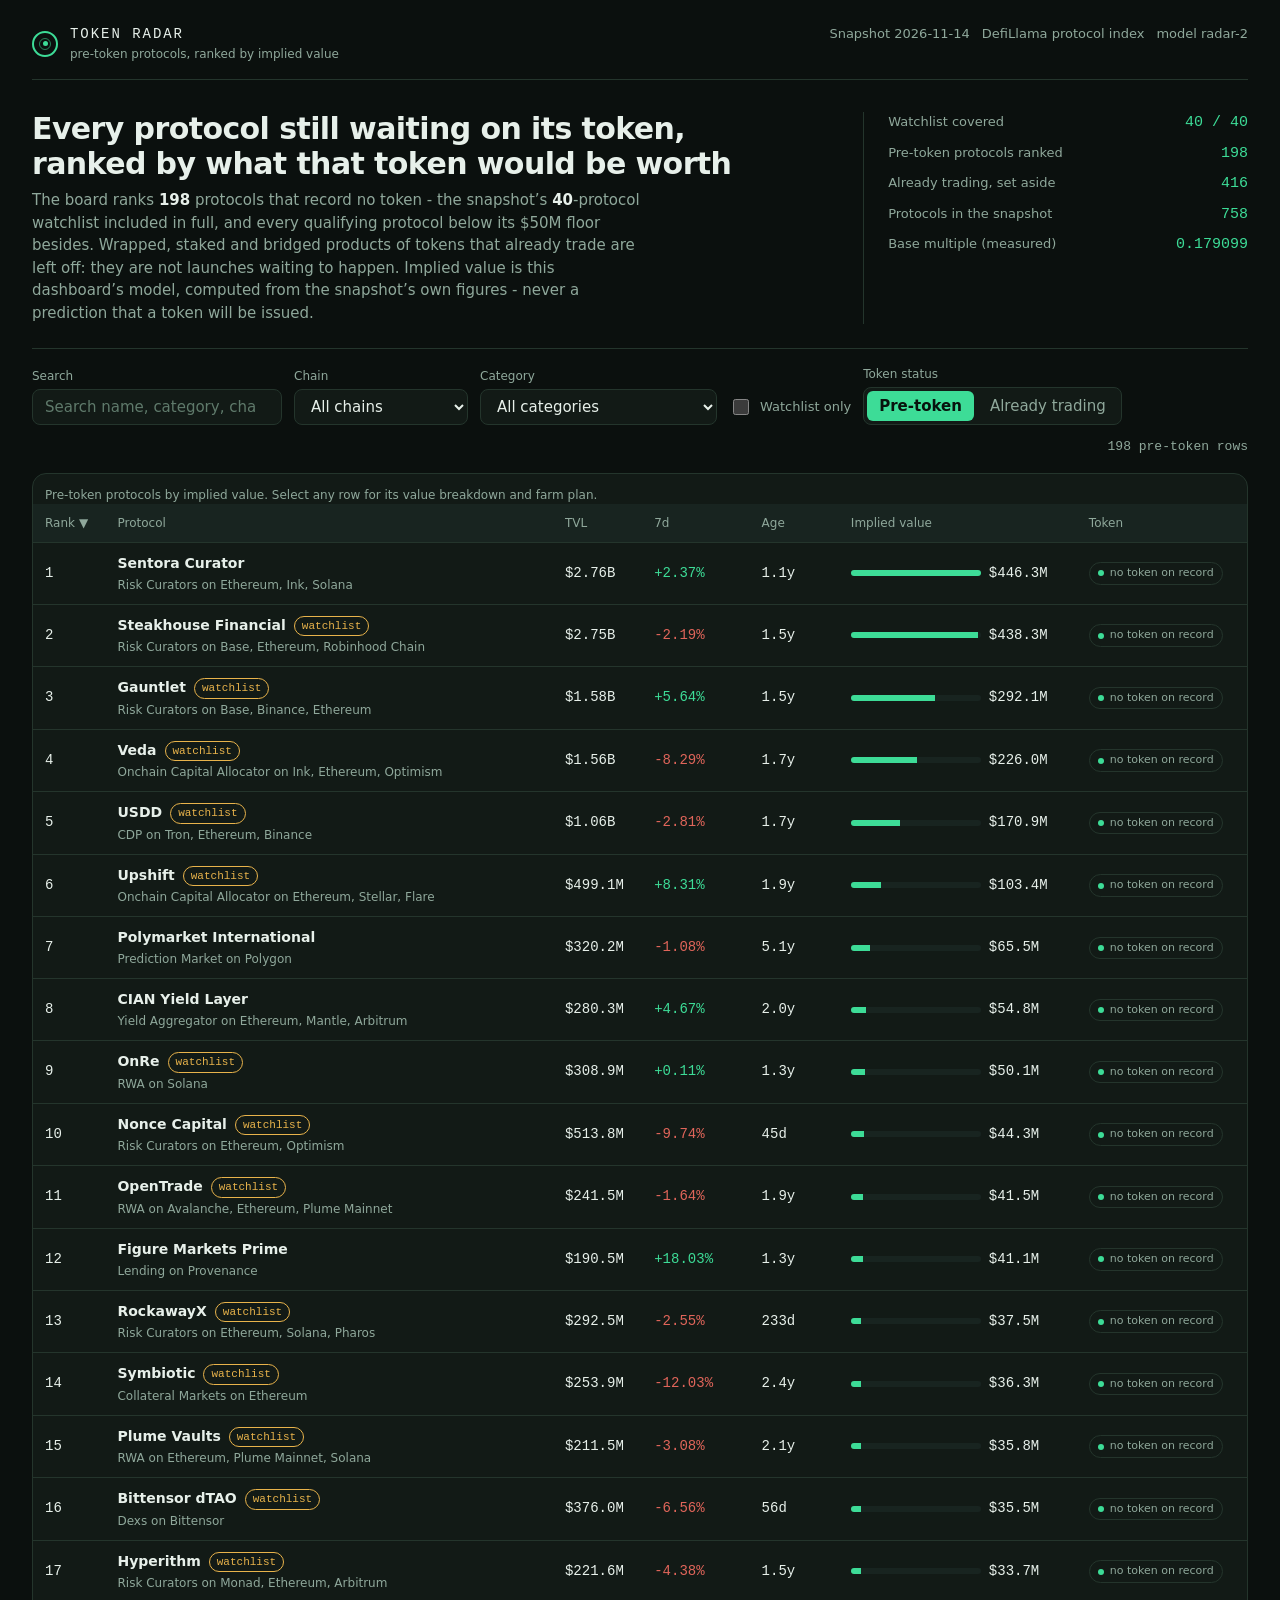
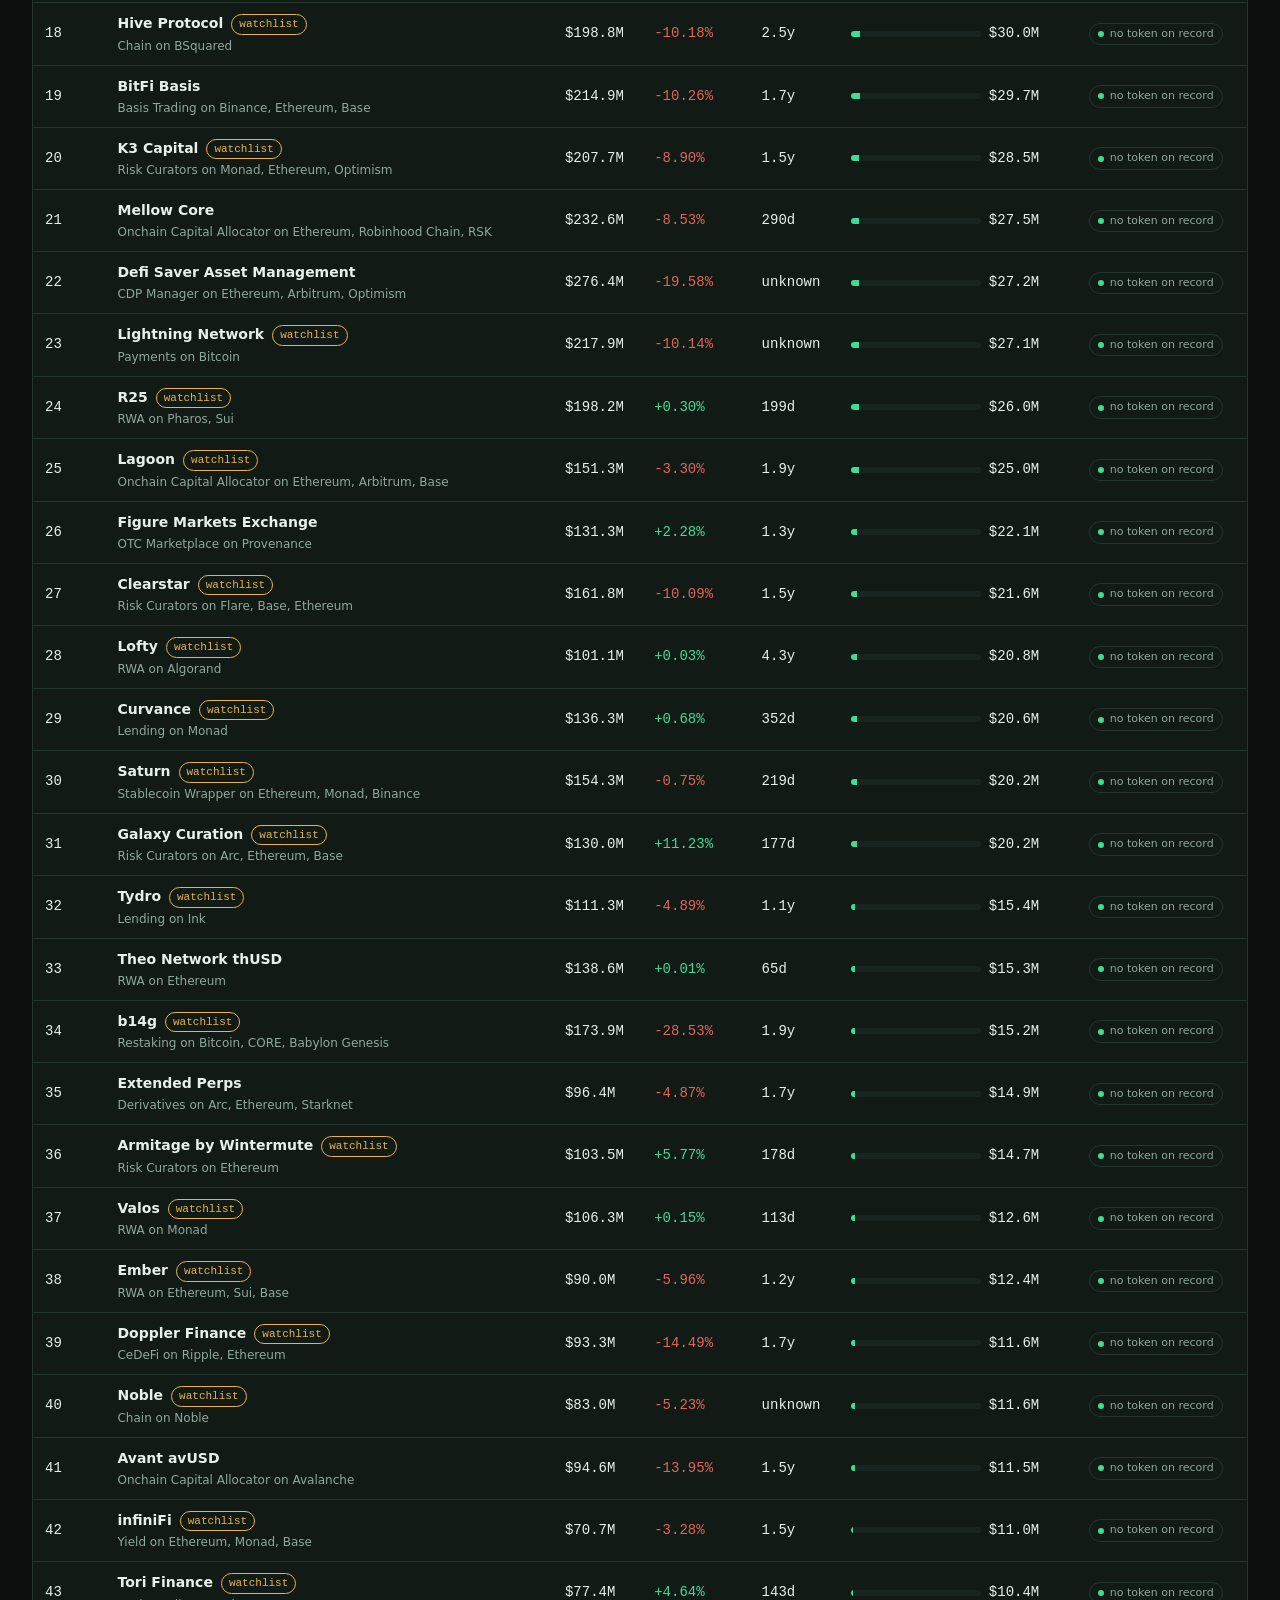
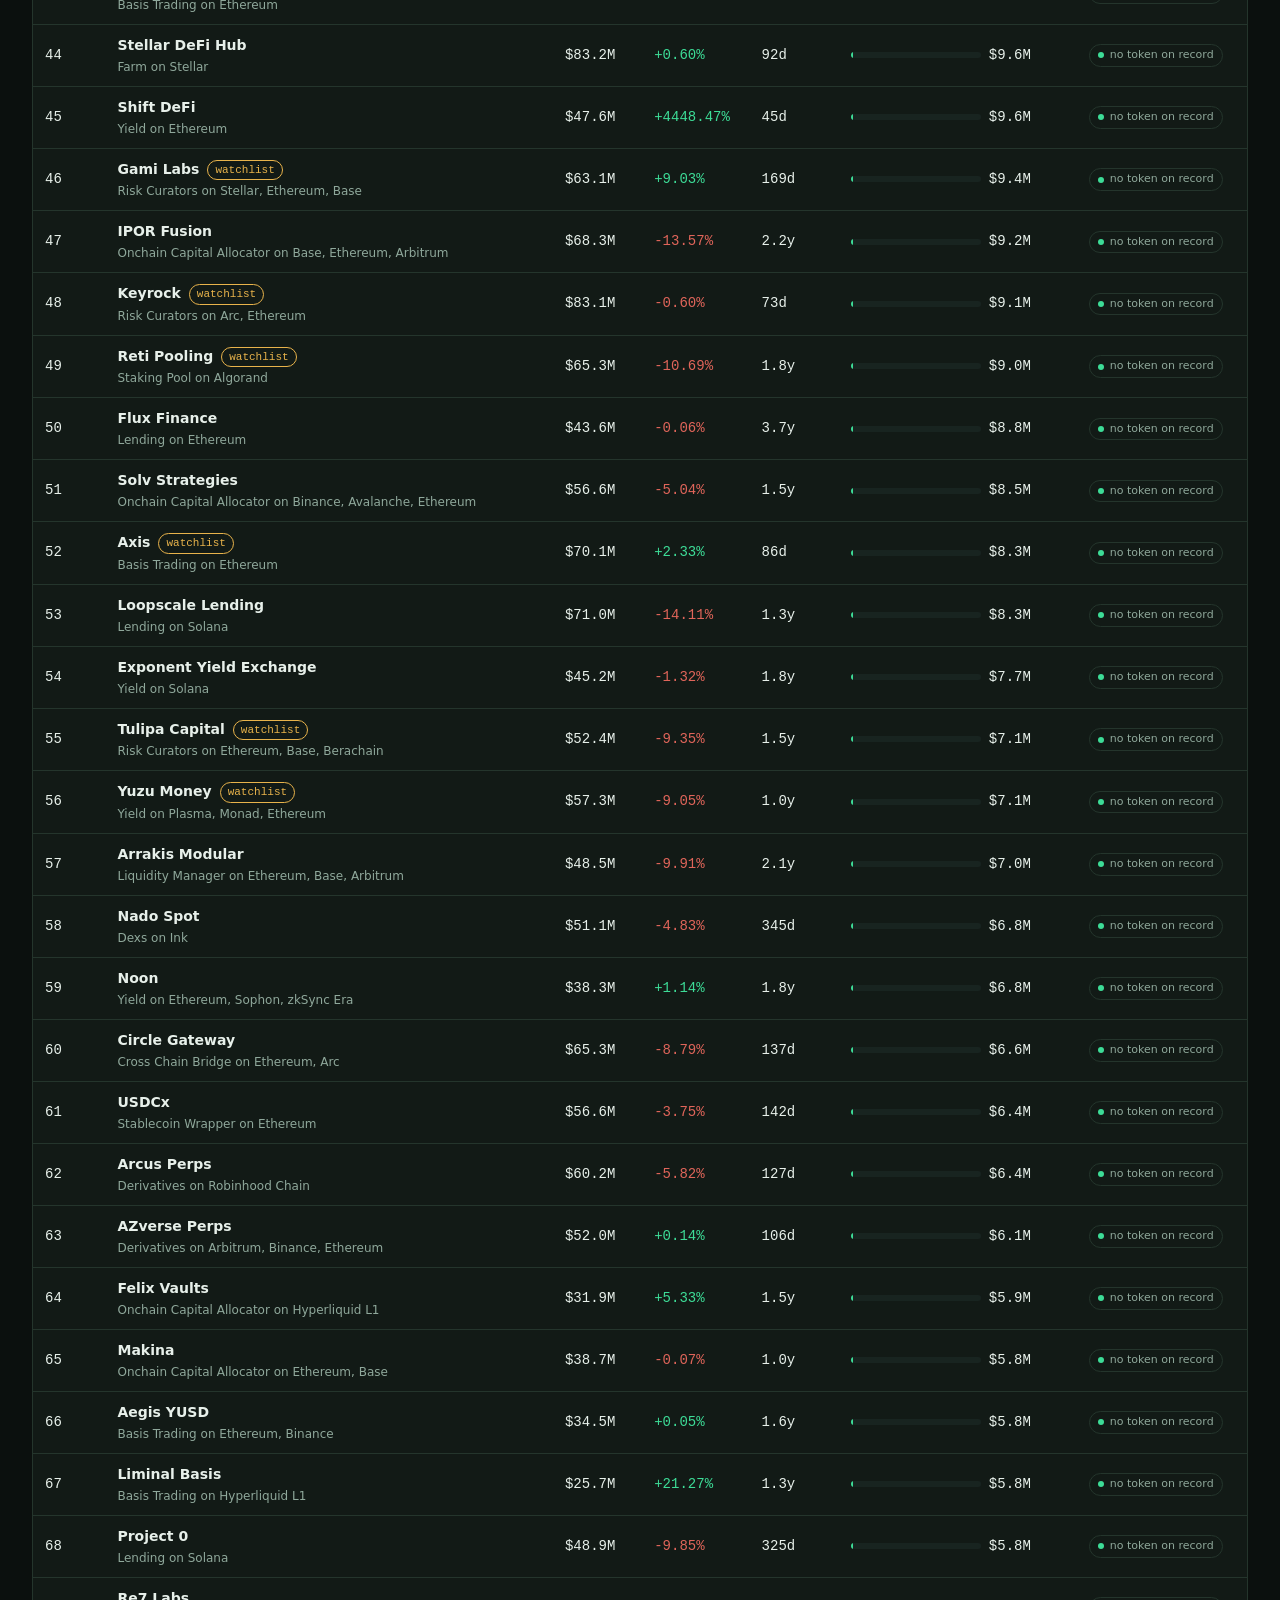
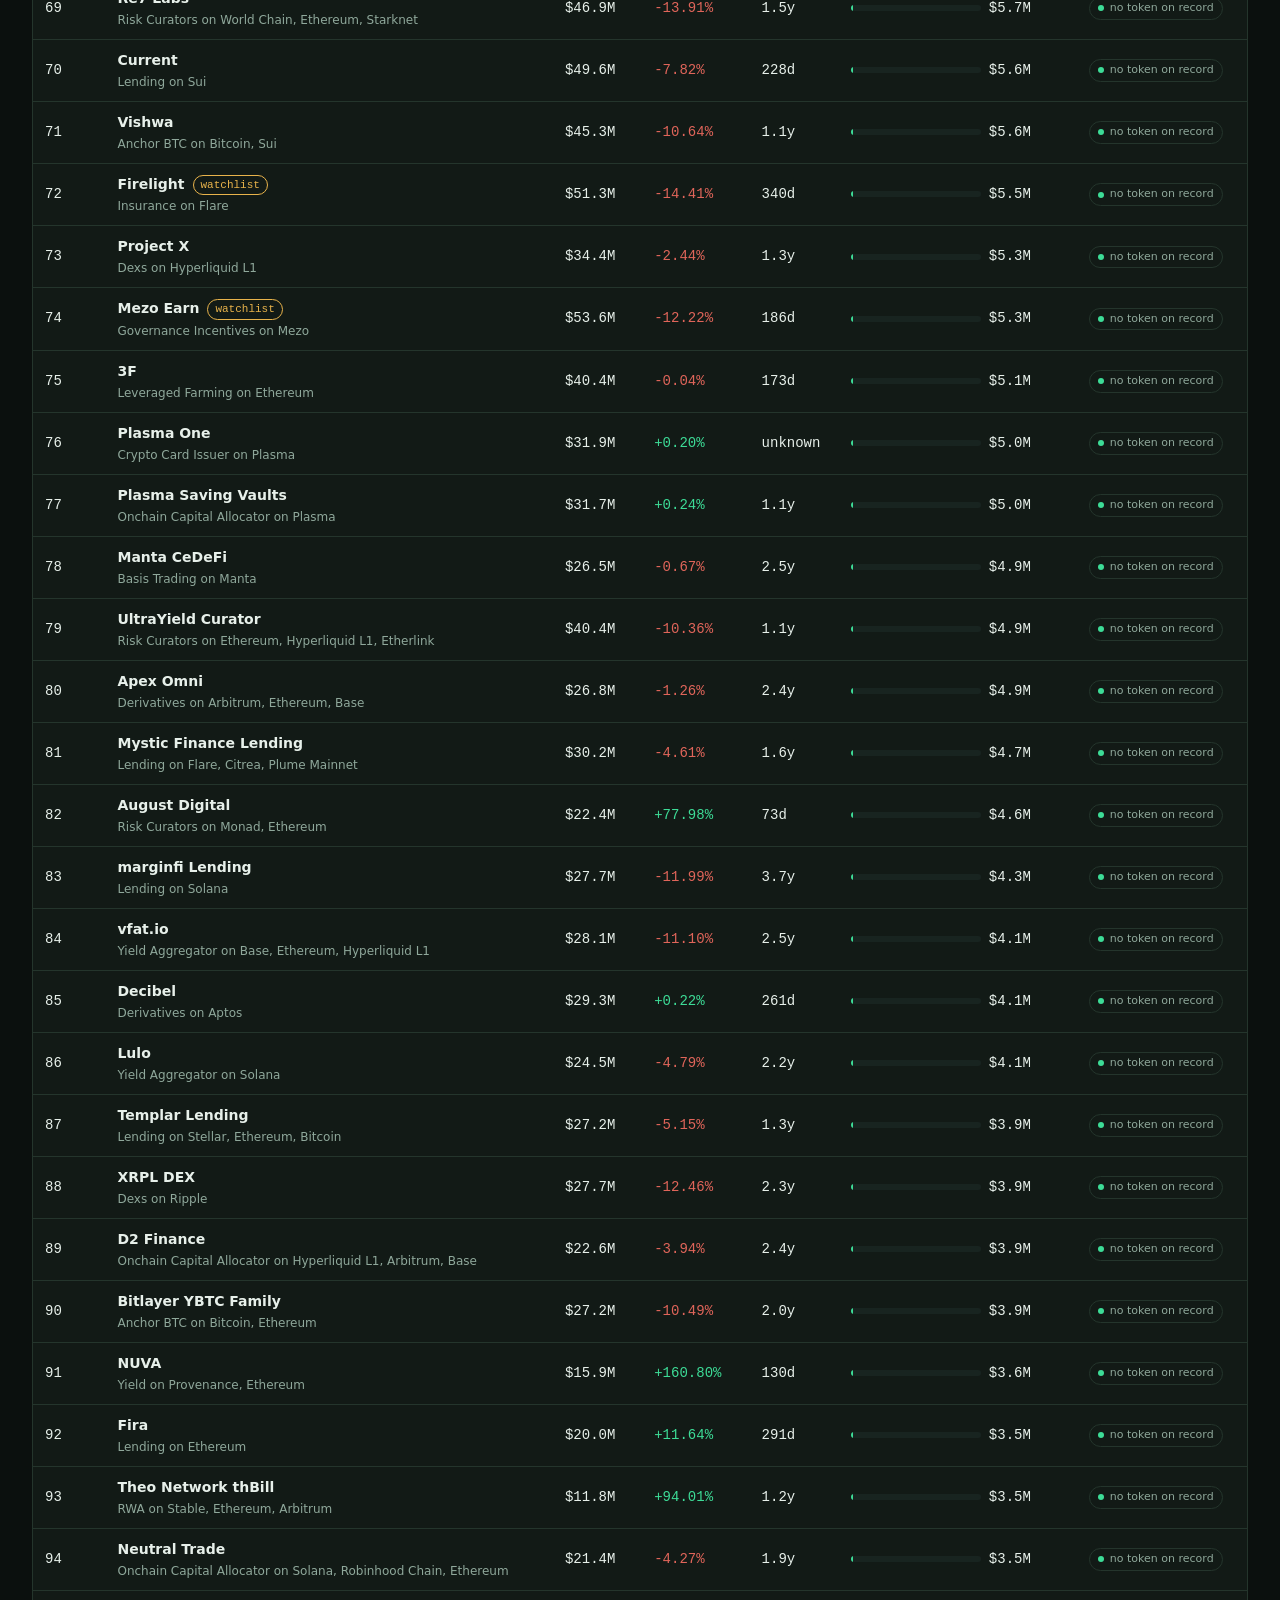
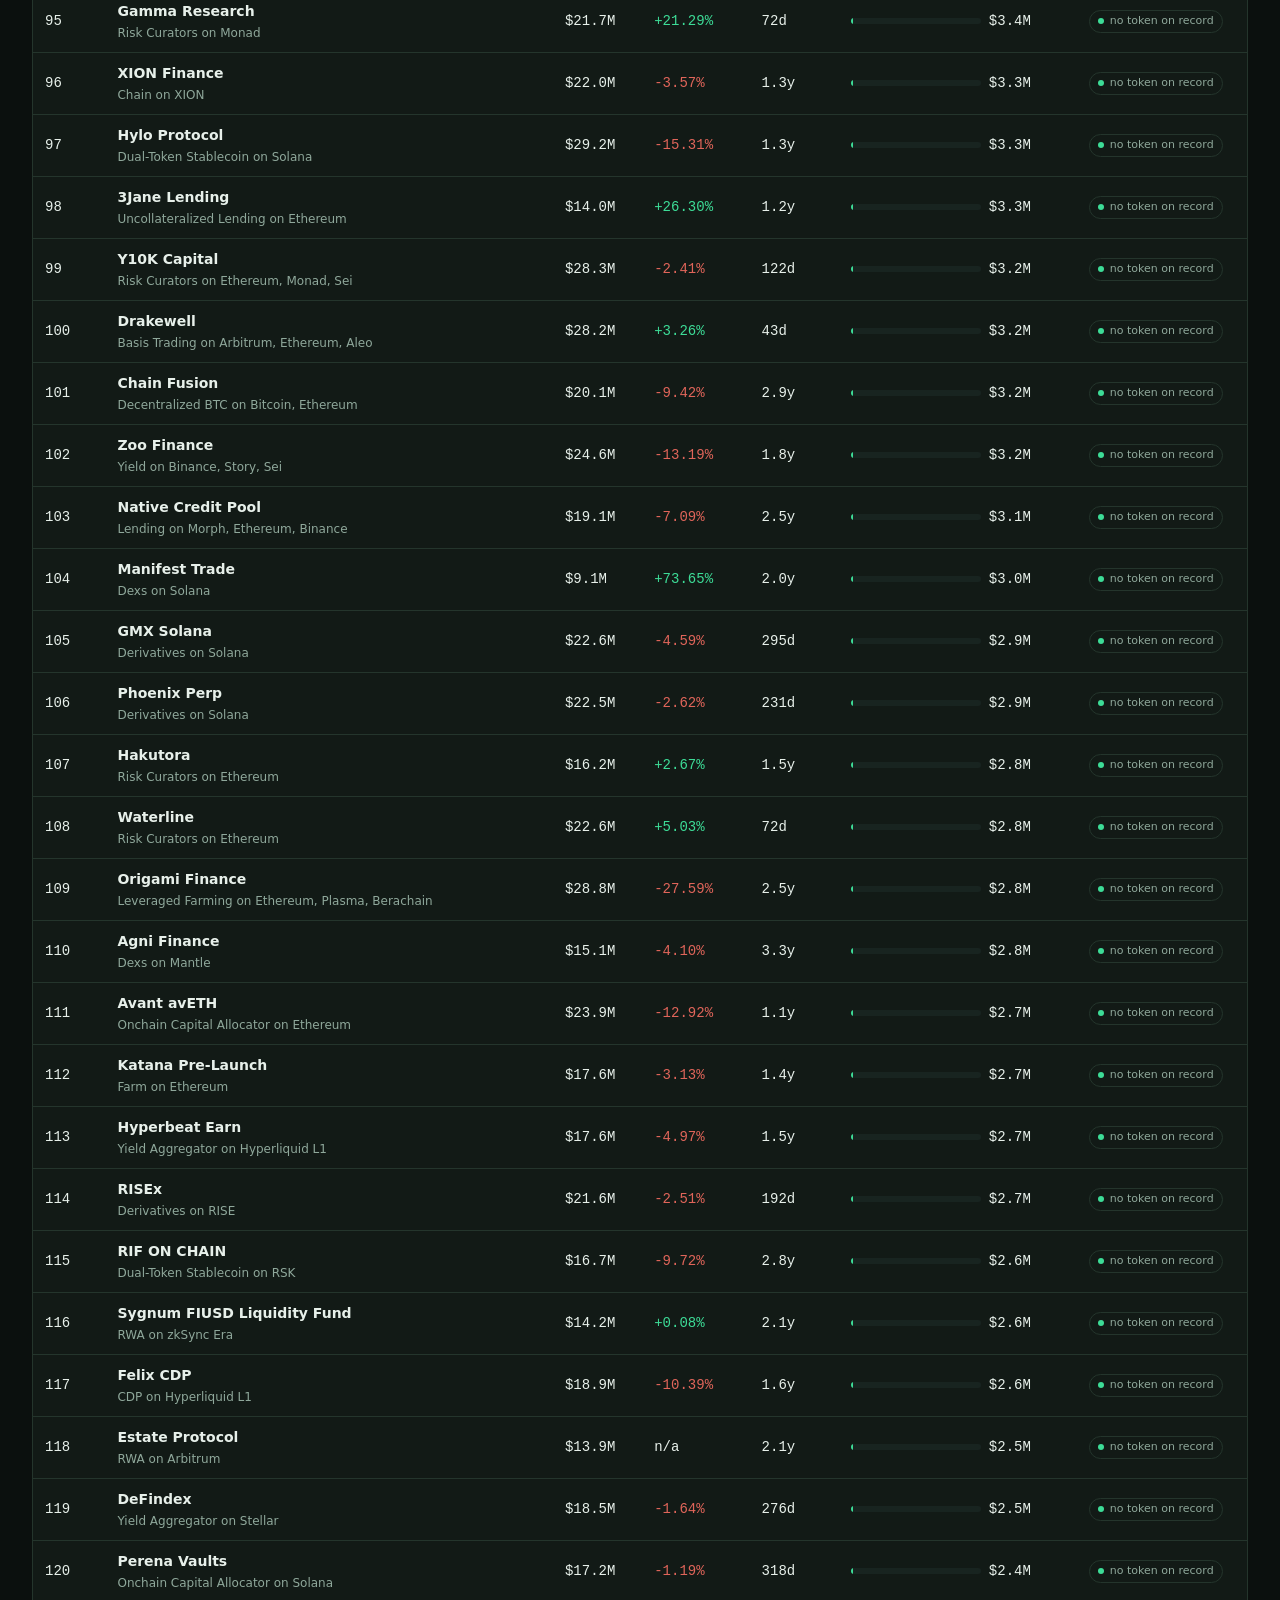
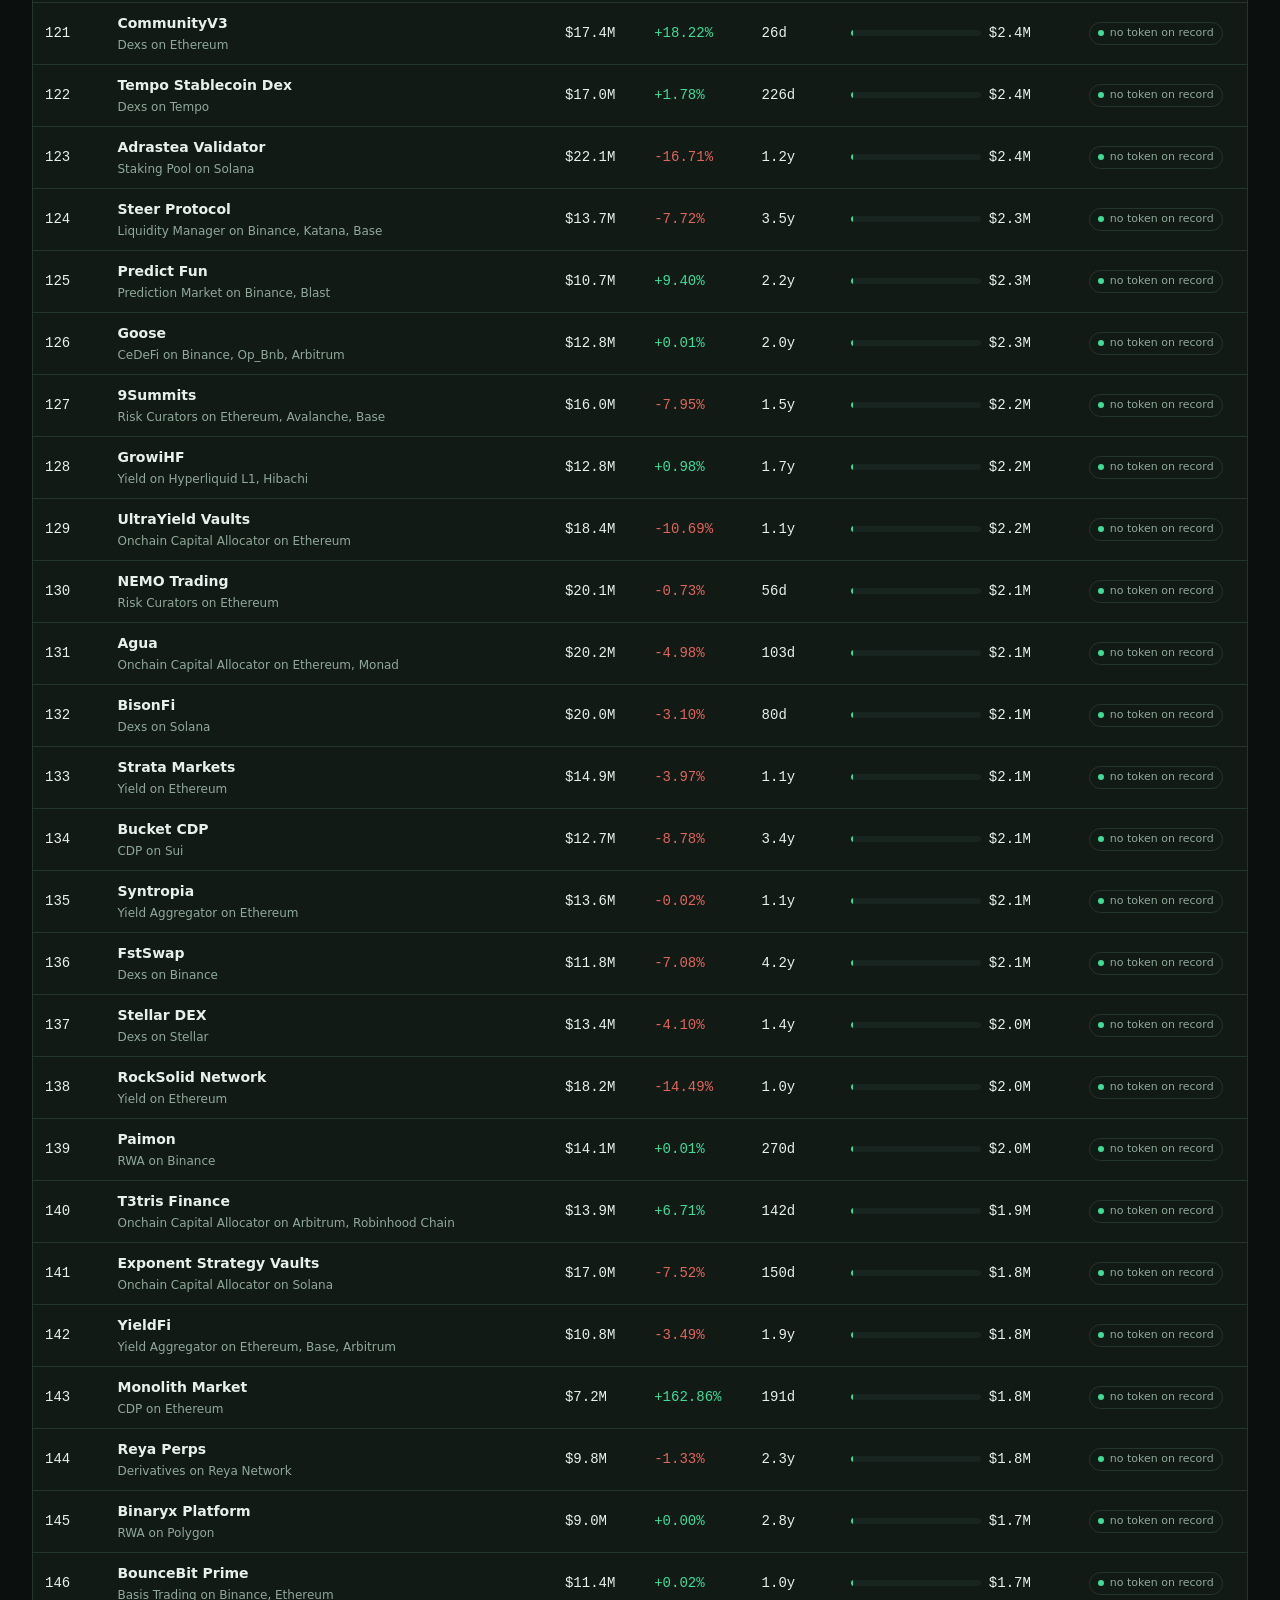
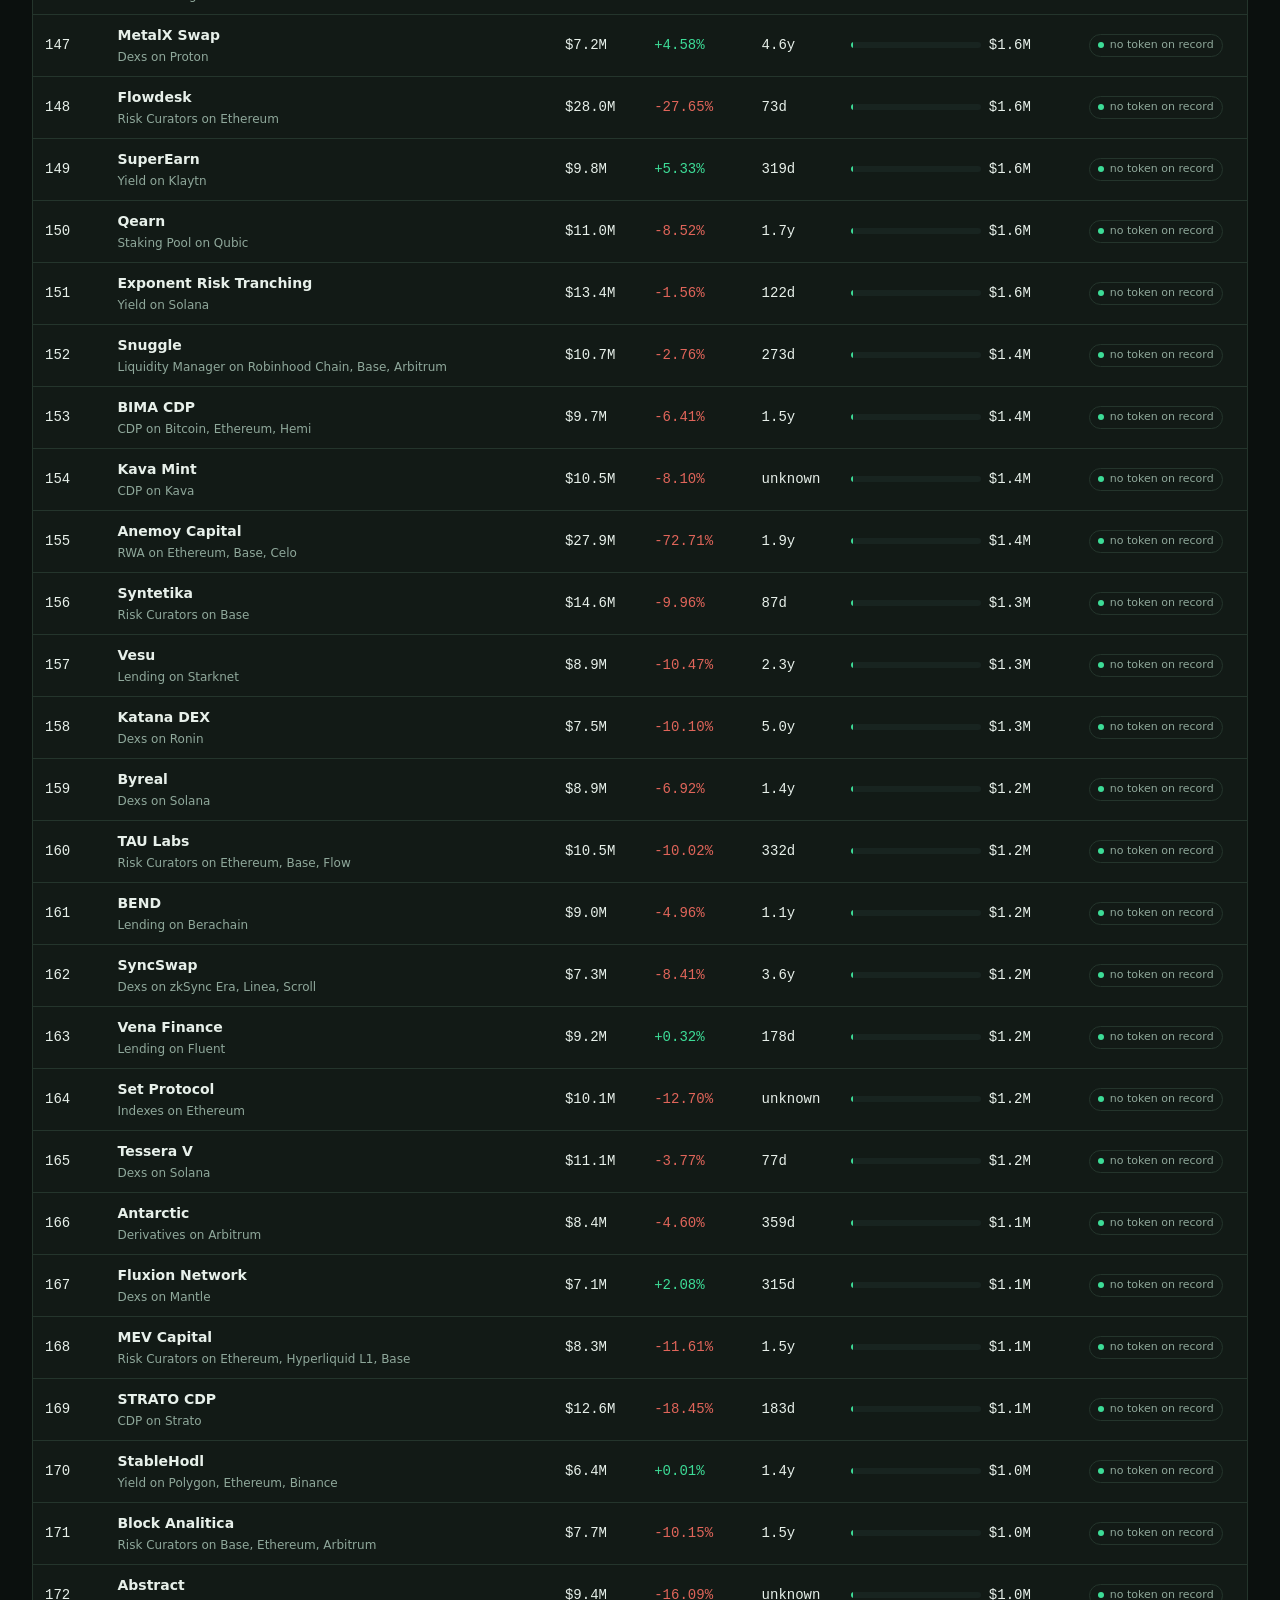
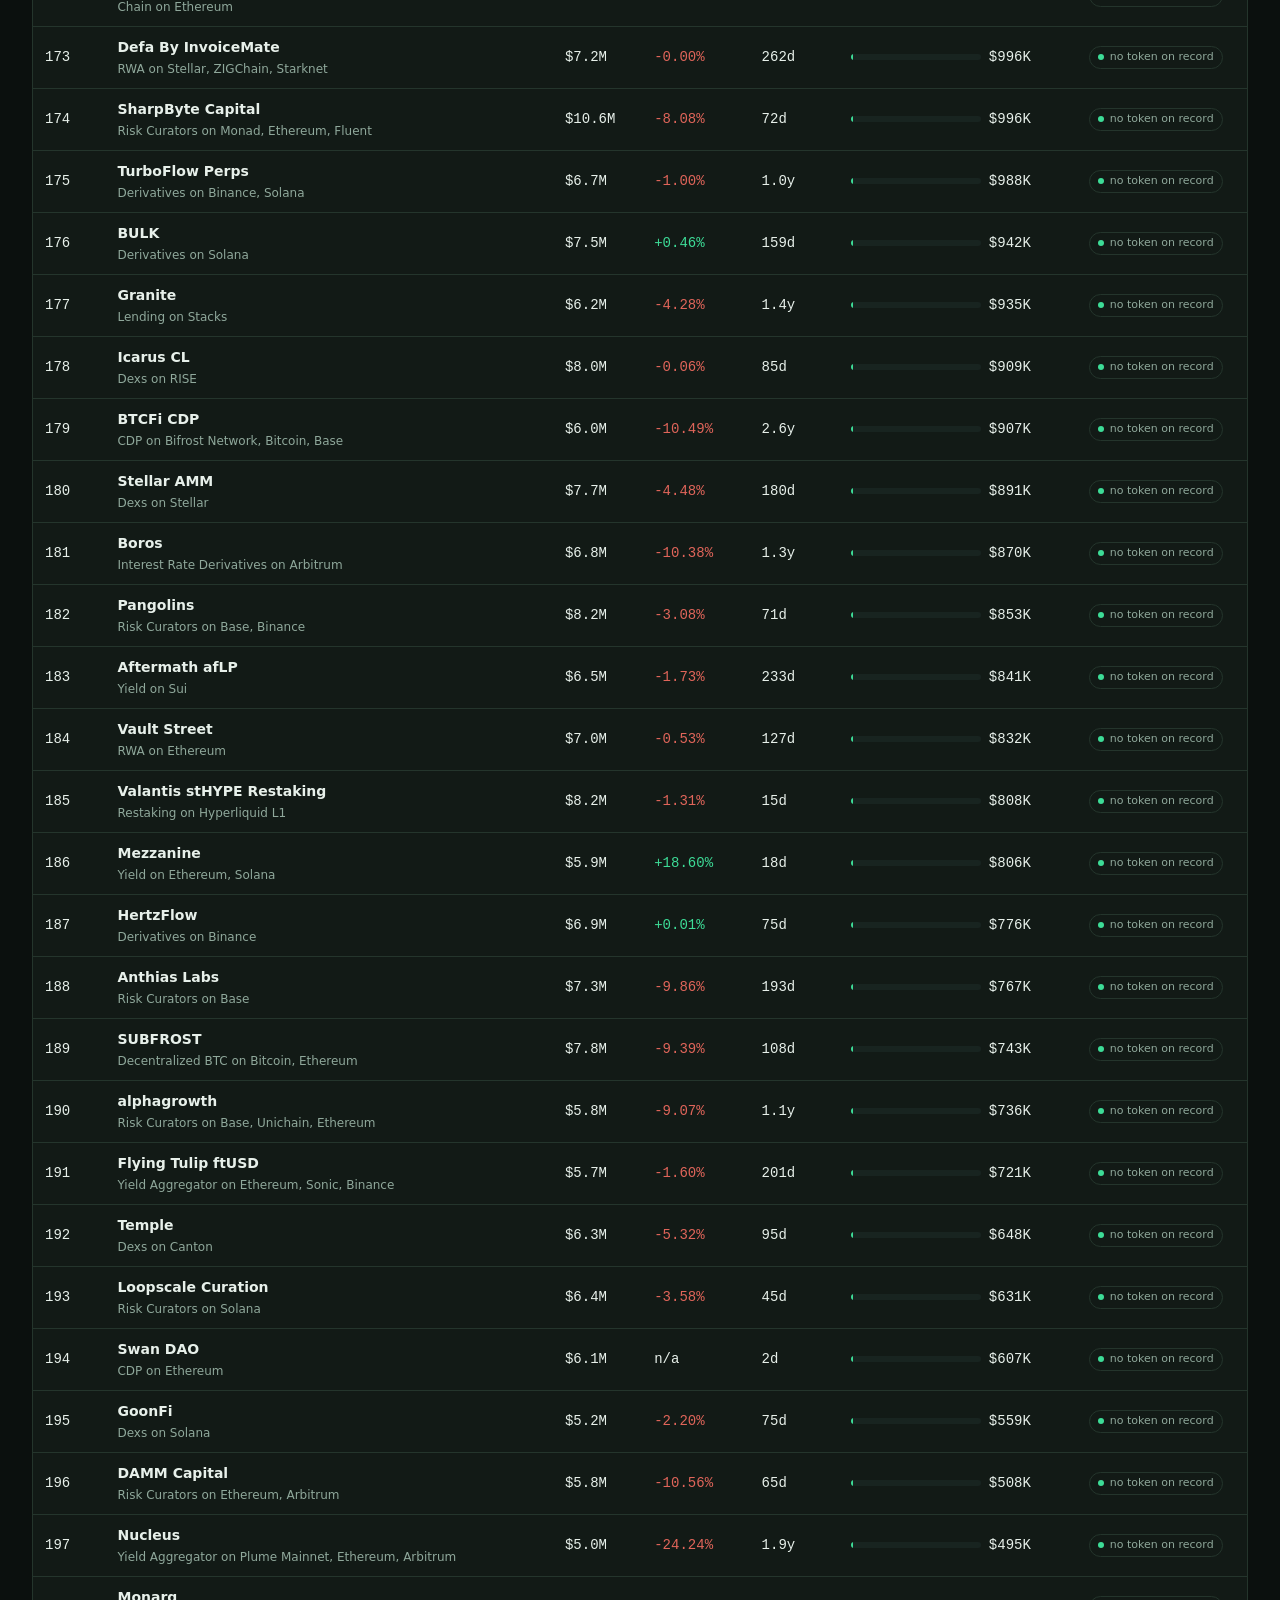
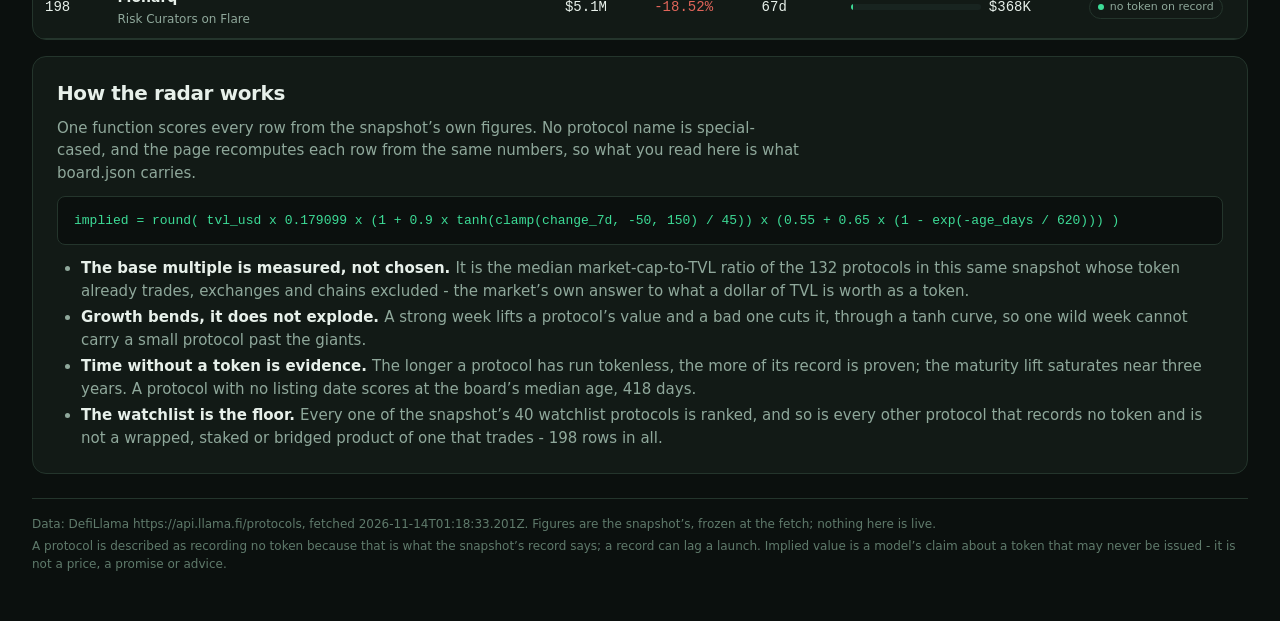
<file: dashboard/index.html>
<!doctype html>
<html lang="en">
<head>
<meta charset="utf-8">
<meta name="viewport" content="width=device-width, initial-scale=1">
<title>Token Radar: every pre-token protocol, ranked by what its token would be worth</title>
<link rel="stylesheet" href="app.css">
</head>
<body>
<a class="skip" href="#board">Skip to the board</a>
<main id="board" tabindex="-1" aria-busy="true"></main>
<script src="../data.js"></script>
<script src="app.js"></script>
</body>
</html>
</file>
<file: dashboard/app.css>
/* Token Radar's night-scope theme: a deep green-black canvas, one phosphor accent, one amber for
   the watchlist, hairline borders and a 4px spacing scale. No framework, no webfont, no image. */
:root {
  --canvas: #0b100e;
  --surface: #121a16;
  --surface-2: #182420;
  --ink: #e7f0ea;
  --muted: #8fa89b;
  --faint: #5f7a6b;
  --border: #24352c;
  --accent: #3ddc97;
  --amber: #e8b34b;
  --negative: #e0655a;
  --radius-control: 8px;
  --radius-panel: 14px;
  --font-body: system-ui, -apple-system, "Segoe UI", sans-serif;
  --font-num: ui-monospace, "SF Mono", Menlo, Consolas, monospace;
  --s1: 4px; --s2: 8px; --s3: 12px; --s4: 16px; --s5: 24px; --s6: 32px; --s7: 48px;
}

* { box-sizing: border-box; }
html { color-scheme: dark; }
body {
  margin: 0;
  background: var(--canvas);
  color: var(--ink);
  font: 400 15px/1.5 var(--font-body);
  text-wrap: pretty;
}
h1, h2, h3 { margin: 0; letter-spacing: -0.02em; text-wrap: balance; }
h1 { font-size: 30px; line-height: 1.15; font-weight: 650; }
h2 { font-size: 20px; line-height: 1.2; font-weight: 650; }
h3 { font-size: 16px; line-height: 1.25; font-weight: 650; }
p { margin: 0; }
button, input, select { font: inherit; color: inherit; }
button { cursor: pointer; }
.skip {
  position: absolute; left: -9999px; top: 0; padding: var(--s2) var(--s4);
  background: var(--surface); border: 1px solid var(--border); z-index: 30; color: var(--ink);
}
.skip:focus { left: var(--s4); top: var(--s4); }
:focus-visible { outline: 2px solid var(--accent); outline-offset: 2px; }

.shell { max-width: 1340px; margin: 0 auto; padding: var(--s5) var(--s6) var(--s7); }
.top {
  display: flex; align-items: flex-start; justify-content: space-between; gap: var(--s5);
  padding-bottom: var(--s4); border-bottom: 1px solid var(--border);
}
.brand { display: flex; align-items: center; gap: var(--s3); }
.mark {
  width: 26px; height: 26px; flex: none; border-radius: 50%;
  border: 2px solid var(--accent); position: relative;
}
.mark::before, .mark::after {
  content: ""; position: absolute; border-radius: 50%;
}
.mark::before { inset: 5px; border: 1px solid var(--accent); opacity: 0.55; }
.mark::after { width: 5px; height: 5px; left: 50%; top: 50%; margin: -2.5px; background: var(--accent); }
.brand-name { font-family: var(--font-num); font-size: 14px; letter-spacing: 0.14em; color: var(--ink); }
.brand-sub { color: var(--muted); font-size: 12px; }
.top-meta { display: flex; flex-wrap: wrap; gap: var(--s3); justify-content: flex-end; color: var(--muted); font-size: 13px; }
.top-meta span { white-space: nowrap; }

.lede { display: grid; grid-template-columns: minmax(0, 1.35fr) minmax(300px, 0.65fr); gap: var(--s6); padding: var(--s6) 0 var(--s5); }
.lede p { color: var(--muted); max-width: 64ch; margin-top: var(--s2); }
.lede p b { color: var(--ink); font-weight: 600; }
.facts { display: grid; gap: var(--s2); align-content: start; border-left: 1px solid var(--border); padding-left: var(--s5); }
.fact { display: flex; align-items: baseline; justify-content: space-between; gap: var(--s3); }
.fact b { font-family: var(--font-num); font-size: 15px; font-weight: 500; color: var(--accent); }
.fact span { color: var(--muted); font-size: 13px; }

.controls {
  display: flex; flex-wrap: wrap; align-items: end; gap: var(--s3);
  padding: var(--s4) 0; border-top: 1px solid var(--border);
}
.field { display: grid; gap: var(--s1); }
.field label, .field .sub { color: var(--muted); font-size: 12px; }
.field input, .field select {
  min-height: 36px; padding: 0 var(--s3); border: 1px solid var(--border); border-radius: var(--radius-control);
  background: var(--surface); min-width: 170px; color: var(--ink);
}
.field input { min-width: 250px; }
.field input::placeholder { color: var(--faint); }
.check { display: flex; align-items: center; gap: var(--s2); min-height: 36px; color: var(--muted); font-size: 13px; cursor: pointer; }
.check input { width: 16px; height: 16px; accent-color: var(--amber); }
.tabs { display: flex; gap: var(--s1); padding: 3px; border: 1px solid var(--border); border-radius: var(--radius-control); background: var(--surface); }
.tabs button { min-height: 30px; padding: 0 var(--s3); border: 0; border-radius: 6px; background: transparent; color: var(--muted); }
.tabs button[aria-pressed="true"] { background: var(--accent); color: #08130d; font-weight: 600; }
.count { margin-left: auto; color: var(--muted); font-size: 13px; align-self: center; font-family: var(--font-num); }

.panel { background: var(--surface); border: 1px solid var(--border); border-radius: var(--radius-panel); overflow: hidden; }
.table-wrap { overflow-x: auto; }
table { width: 100%; border-collapse: collapse; font-size: 14px; }
caption { text-align: left; padding: var(--s3) var(--s3) 0; }
th, td { padding: 10px var(--s3); border-bottom: 1px solid var(--border); text-align: left; vertical-align: middle; }
thead th { color: var(--muted); font-size: 12px; font-weight: 500; white-space: nowrap; background: var(--surface-2); }
th button { display: inline-flex; align-items: center; gap: var(--s1); border: 0; background: none; padding: 0; color: inherit; font: inherit; }
th button:hover { color: var(--ink); }
tbody tr { cursor: pointer; }
tbody tr:hover { background: var(--surface-2); }
tbody tr[data-selected="true"] { background: color-mix(in srgb, var(--accent) 10%, var(--surface)); }
.num { font-family: var(--font-num); font-variant-numeric: tabular-nums; white-space: nowrap; }
.name { display: grid; gap: 2px; }
.name b { font-weight: 600; }
.sub { color: var(--muted); font-size: 12px; }
.pos { color: var(--accent); }
.neg { color: var(--negative); }
.bar { width: 130px; height: 6px; border-radius: 3px; background: var(--surface-2); overflow: hidden; flex: none; }
.bar i { display: block; height: 100%; background: var(--accent); }
.implied { display: flex; align-items: center; gap: var(--s2); }
.chip {
  display: inline-flex; align-items: center; gap: 6px; font-size: 11px; white-space: nowrap;
  border: 1px solid var(--border); border-radius: 999px; padding: 2px 8px; color: var(--muted);
}
.chip::before { content: ""; width: 6px; height: 6px; border-radius: 50%; background: var(--faint); }
.chip.pre::before { background: var(--accent); }
.chip.live::before { background: var(--amber); }
.wl {
  display: inline-block; margin-left: var(--s2); padding: 1px 7px; border-radius: 999px;
  border: 1px solid var(--amber); color: var(--amber); font-size: 11px; font-family: var(--font-num);
  vertical-align: 1px; white-space: nowrap;
}
.sym { font-family: var(--font-num); color: var(--amber); font-size: 12px; }

.model { margin-top: var(--s4); padding: var(--s5); display: grid; gap: var(--s3); }
.model p { color: var(--muted); max-width: 78ch; }
.model p b, .model li b { color: var(--ink); font-weight: 600; }
.formula {
  font-family: var(--font-num); font-size: 13px; line-height: 1.8; color: var(--accent);
  background: var(--canvas); border: 1px solid var(--border); border-radius: var(--radius-control);
  padding: var(--s3) var(--s4); overflow-wrap: anywhere;
}
.model ul { margin: 0; padding-left: var(--s5); color: var(--muted); display: grid; gap: var(--s1); }

.empty { padding: var(--s7) var(--s5); text-align: center; display: grid; gap: var(--s3); justify-items: center; }
.empty p { color: var(--muted); }
.button { min-height: 36px; padding: 0 var(--s4); border: 1px solid var(--border); border-radius: var(--radius-control); background: var(--surface); color: var(--ink); }
.button.primary { background: var(--accent); border-color: var(--accent); color: #08130d; font-weight: 600; }

.detail {
  position: fixed; top: 0; right: 0; bottom: 0; width: min(540px, 94vw); z-index: 20;
  background: var(--surface); border: 0; border-left: 1px solid var(--border); padding: var(--s5);
  overflow-y: auto; margin: 0 0 0 auto; max-height: 100%; color: var(--ink);
}
.detail::backdrop { background: rgba(3, 6, 4, 0.62); }
.detail-head { display: flex; align-items: start; justify-content: space-between; gap: var(--s4); }
.detail-head > div { min-width: 0; }
.detail-head .sub { overflow-wrap: anywhere; }
.close { flex: none; min-height: 32px; padding: 0 var(--s3); white-space: nowrap; border: 1px solid var(--border); border-radius: var(--radius-control); background: var(--surface-2); color: var(--ink); }
.detail h2 { margin-top: var(--s1); }
.detail .sub { margin-top: var(--s1); }
.detail-section { margin-top: var(--s5); padding-top: var(--s4); border-top: 1px solid var(--border); }
.detail-section h3 { margin-bottom: var(--s2); }
.equation { display: grid; gap: var(--s2); font-family: var(--font-num); font-size: 13px; }
.equation div { display: flex; justify-content: space-between; gap: var(--s3); }
.equation span { color: var(--muted); }
.equation .total { border-top: 1px solid var(--border); padding-top: var(--s2); }
.equation .total b { color: var(--accent); }
.steps { margin: 0; padding-left: var(--s5); display: grid; gap: var(--s3); }
.steps li { padding-left: var(--s1); }
.steps li::marker { color: var(--accent); font-family: var(--font-num); }
.steps b { display: block; font-weight: 500; }
.cost { color: var(--muted); font-size: 12px; font-family: var(--font-num); }
.note { color: var(--muted); font-size: 13px; }

.foot { margin-top: var(--s5); padding-top: var(--s4); border-top: 1px solid var(--border); color: var(--faint); font-size: 12px; display: grid; gap: var(--s1); }

@media (max-width: 900px) {
  .shell { padding: var(--s4); }
  .lede { grid-template-columns: 1fr; gap: var(--s4); }
  .facts { border-left: 0; border-top: 1px solid var(--border); padding-left: 0; padding-top: var(--s4); }
  .field input, .field select { min-width: 0; width: 100%; }
  .bar { width: 70px; }
}
@media (prefers-reduced-motion: reduce) {
  *, *::before, *::after { transition-duration: 0.01ms !important; animation-duration: 0.01ms !important; animation-iteration-count: 1 !important; }
}
</file>
